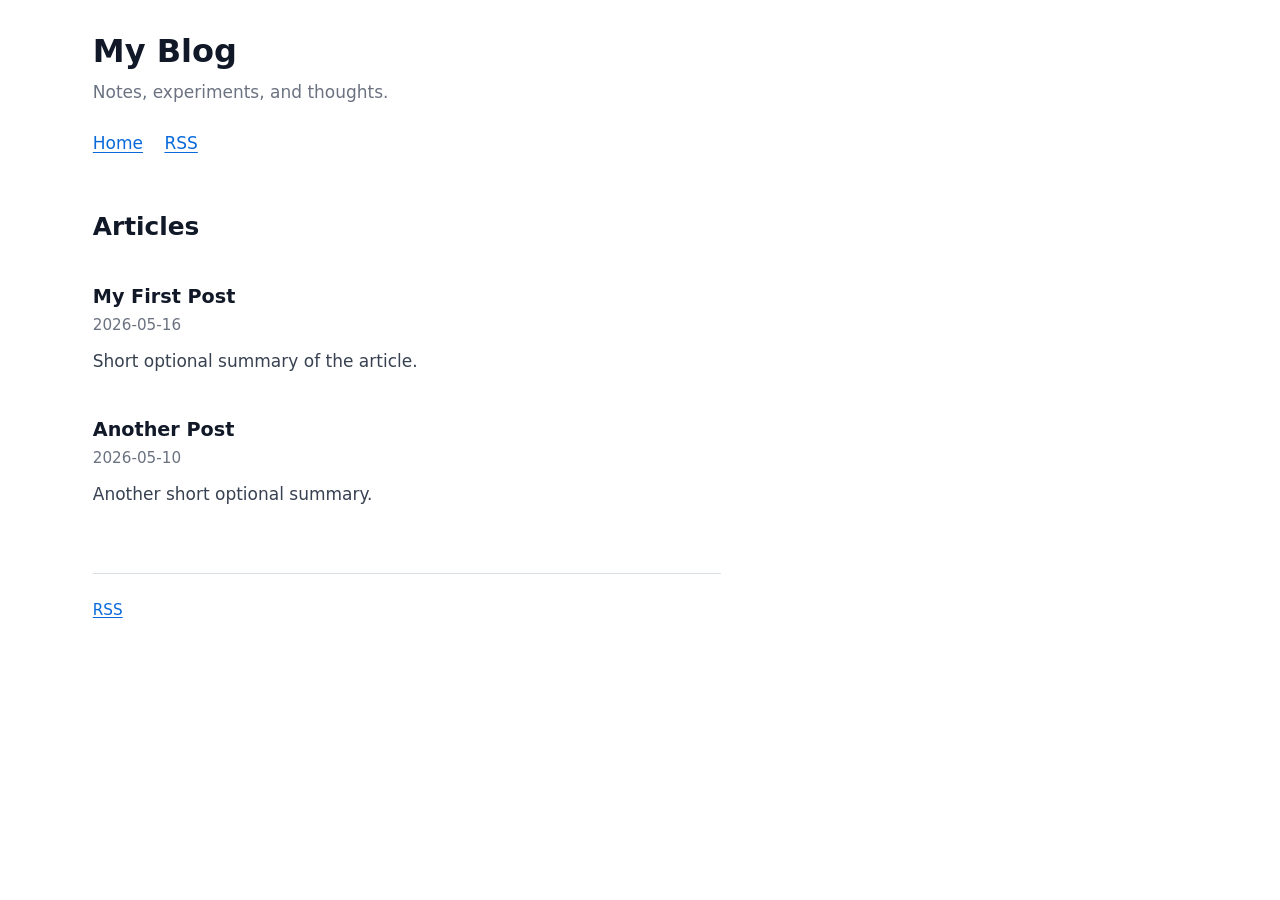
<file: index.html>
<!DOCTYPE html>
<html lang="en">
<head>
  <meta charset="utf-8">

  <meta name="viewport" content="width=device-width, initial-scale=1">

  <title>My Blog</title>
  <meta name="description" content="Personal blog with articles, notes, experiments, and thoughts.">

  <!-- Canonical URL: update this once you know the final domain -->
  <link rel="canonical" href="https://example.com/">

  <!-- RSS feed: you can create this later as /feed.xml -->
  <link
    rel="alternate"
    type="application/rss+xml"
    title="My Blog RSS Feed"
    href="/feed.xml"
  >

  <!-- Main stylesheet -->
  <link rel="stylesheet" href="/css/style.css">
</head>

<body>
  <header class="site-header">
    <h1 class="site-title">
      <a href="/">My Blog</a>
    </h1>

    <p class="site-description">
      Notes, experiments, and thoughts.
    </p>

    <nav class="site-nav" aria-label="Main navigation">
      <a href="/">Home</a>
      <a href="/feed.xml">RSS</a>
    </nav>
  </header>

  <main id="content">
    <section aria-labelledby="articles-heading">
      <h2 id="articles-heading">Articles</h2>

      <ol class="article-list">
        <li class="article-item">
          <article>
            <h3 class="article-title">
              <a href="/articles/example-article.html">
                My First Post
              </a>
            </h3>

            <p class="article-meta">
              <time datetime="2026-05-16">
                2026-05-16
              </time>
            </p>

            <p class="article-summary">
              Short optional summary of the article.
            </p>
          </article>
        </li>

        <li class="article-item">
          <article>
            <h3 class="article-title">
              <a href="/articles/another-post.html">
                Another Post
              </a>
            </h3>

            <p class="article-meta">
              <time datetime="2026-05-10">
                2026-05-10
              </time>
            </p>

            <p class="article-summary">
              Another short optional summary.
            </p>
          </article>
        </li>
      </ol>
    </section>
  </main>

  <footer class="site-footer">
    <p>
      <a href="/feed.xml">RSS</a>
    </p>
  </footer>
</body>
</html>
</file>
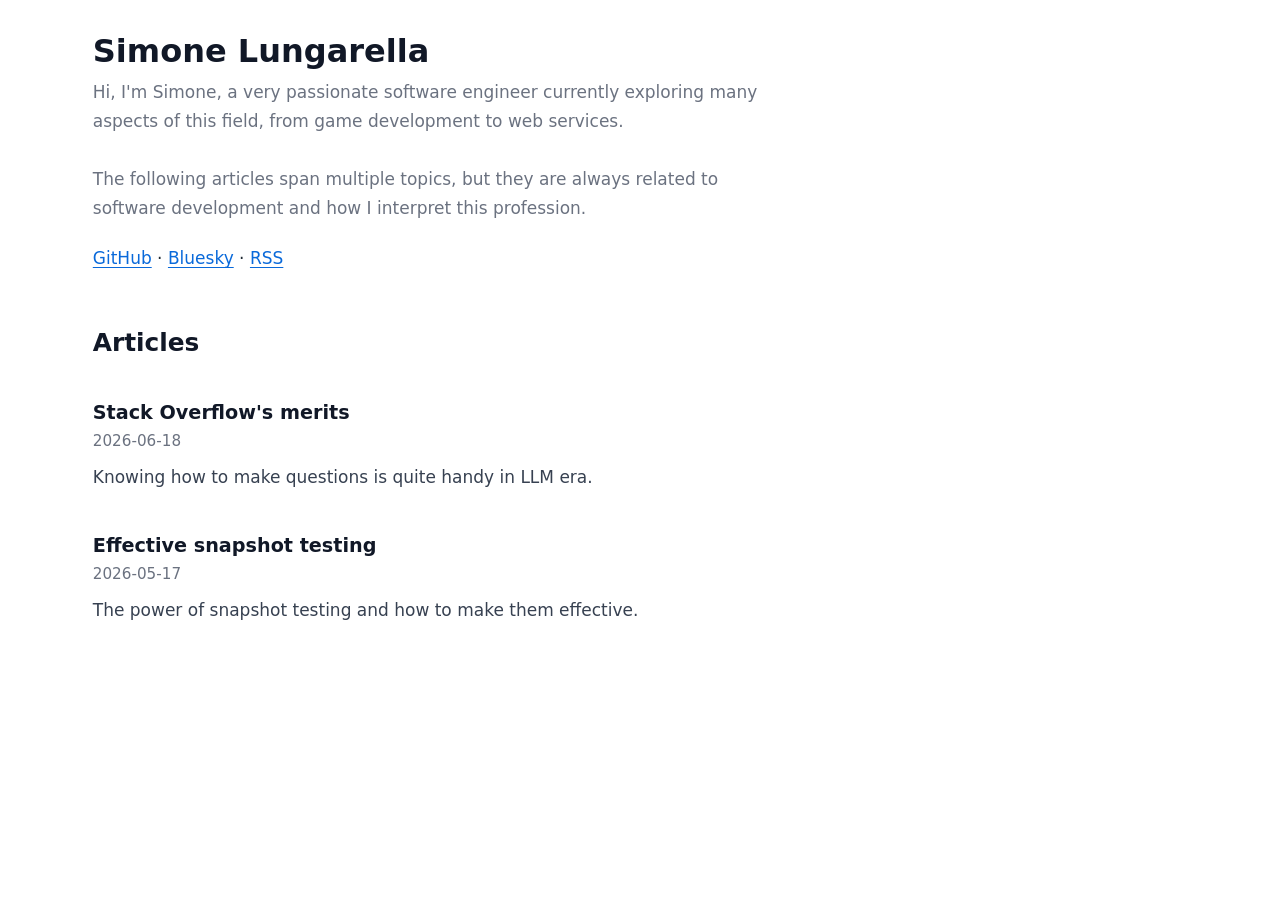
<file: docs/index.html>
<!DOCTYPE html>
<html lang="en">
    <head>
        <meta charset="utf-8">
        <meta name="viewport" content="width=device-width, initial-scale=1">
        <link rel="icon" type="image/svg+xml" href="/favicon.svg">

        <!-- TODO: update this once with the final domain -->
        <link rel="canonical" href="https://simone-lungarella.github.io/">
        <link rel="alternate" type="application/rss+xml" title="Simone Lungarella RSS Feed" href="/feed.xml">
        <link rel="stylesheet" href="/css/style.css">

        <title>Simone's blog</title>
        <meta name="description" content="Personal blog with articles, notes, experiments, and thoughts.">
    </head>

    <body>
        <header class="site-header">
            <h1 class="site-title">
                <a href="/">Simone Lungarella</a>
            </h1>

            <p class="site-description">
            Hi, I'm Simone, a very passionate software engineer currently
            exploring many aspects of this field, from game development to
            web services.
            </br>
            </br>
            The following articles span multiple topics, but they are
            always related to software development and how I interpret this
            profession.
            </p>

            <p class="site-links">
            <a href="https://github.com/simone-lungarella">GitHub</a>
            ·
            <a href="https://bsky.app/profile/simonelungarella.bsky.social">Bluesky</a>
            ·
            <a href="/feed.xml">RSS</a>
            </p>

        </header>

        <main id="content">
            <section aria-labelledby="articles-heading">
                <h2 id="articles-heading">Articles</h2>

                <ol class="article-list">

                    <li class="article-item">
                        <article>
                            <h3 class="article-title">
                                <a href="/articles/stackoverflow-merits.html">
                                    Stack Overflow's merits
                                </a>
                            </h3>

                            <p class="article-meta">
                            <time datetime="2026-06-18">
                                2026-06-18
                            </time>
                            </p>

                            <p class="article-summary">
                                Knowing how to make questions is quite handy in LLM era.
                            </p>
                        </article>
                    </li>
                    <li class="article-item">
                        <article>
                            <h3 class="article-title">
                                <a href="/articles/effective-snapshot-testing.html">
                                    Effective snapshot testing
                                </a>
                            </h3>

                            <p class="article-meta">
                            <time datetime="2026-05-17">
                                2026-05-17
                            </time>
                            </p>

                            <p class="article-summary">
                                The power of snapshot testing and how to make them effective.
                            </p>
                        </article>
                    </li>
                </ol>
            </section>
        </main>


    </body>
</html>
</file>
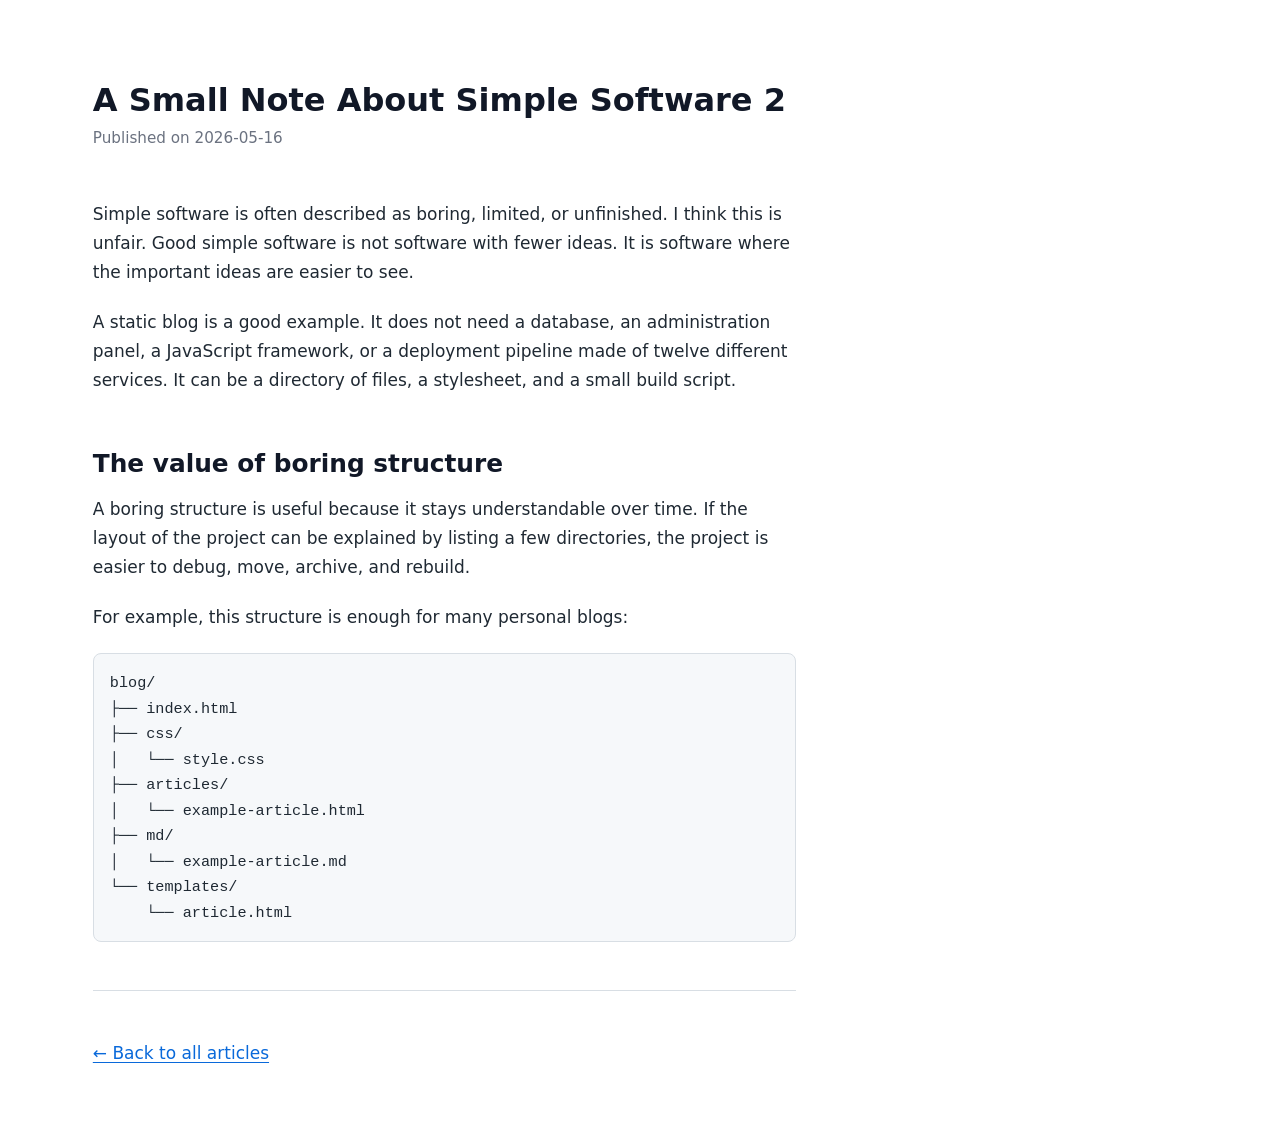
<file: articles/example-article.html>
<!DOCTYPE html>
<html lang="en">
<head>
  <meta charset="utf-8">

  <meta name="viewport" content="width=device-width, initial-scale=1">

  <title>A Small Note About Simple Software 2</title>

  <meta name="description" content="An example article used to test the
visual style of a minimal static blog.">

  <link rel="canonical" href="https://example.com/articles/example-article.html">

  <link rel="alternate" type="application/rss+xml" title="My
Blog RSS Feed" href="/feed.xml">

  <link rel="stylesheet" href="/css/style.css">
</head>

<body>
  <main id="content">
    <article>
      <header>
        <h1>A Small Note About Simple Software 2</h1>

        <p class="article-meta">
          Published on
          <time datetime="2026-05-16">2026-05-16</time>
        </p>
      </header>

<p>Simple software is often described as boring, limited, or unfinished.
I think this is unfair. Good simple software is not software with fewer
ideas. It is software where the important ideas are easier to see.</p>
<p>A static blog is a good example. It does not need a database, an
administration panel, a JavaScript framework, or a deployment pipeline
made of twelve different services. It can be a directory of files, a
stylesheet, and a small build script.</p>
<h2 id="the-value-of-boring-structure">The value of boring
structure</h2>
<p>A boring structure is useful because it stays understandable over
time. If the layout of the project can be explained by listing a few
directories, the project is easier to debug, move, archive, and
rebuild.</p>
<p>For example, this structure is enough for many personal blogs:</p>
<pre class="text"><code>blog/
├── index.html
├── css/
│   └── style.css
├── articles/
│   └── example-article.html
├── md/
│   └── example-article.md
└── templates/
    └── article.html</code></pre>

      <hr>

      <p>
        <a href="/">← Back to all articles</a>
      </p>
    </article>
  </main>
</body>
</html>
</file>
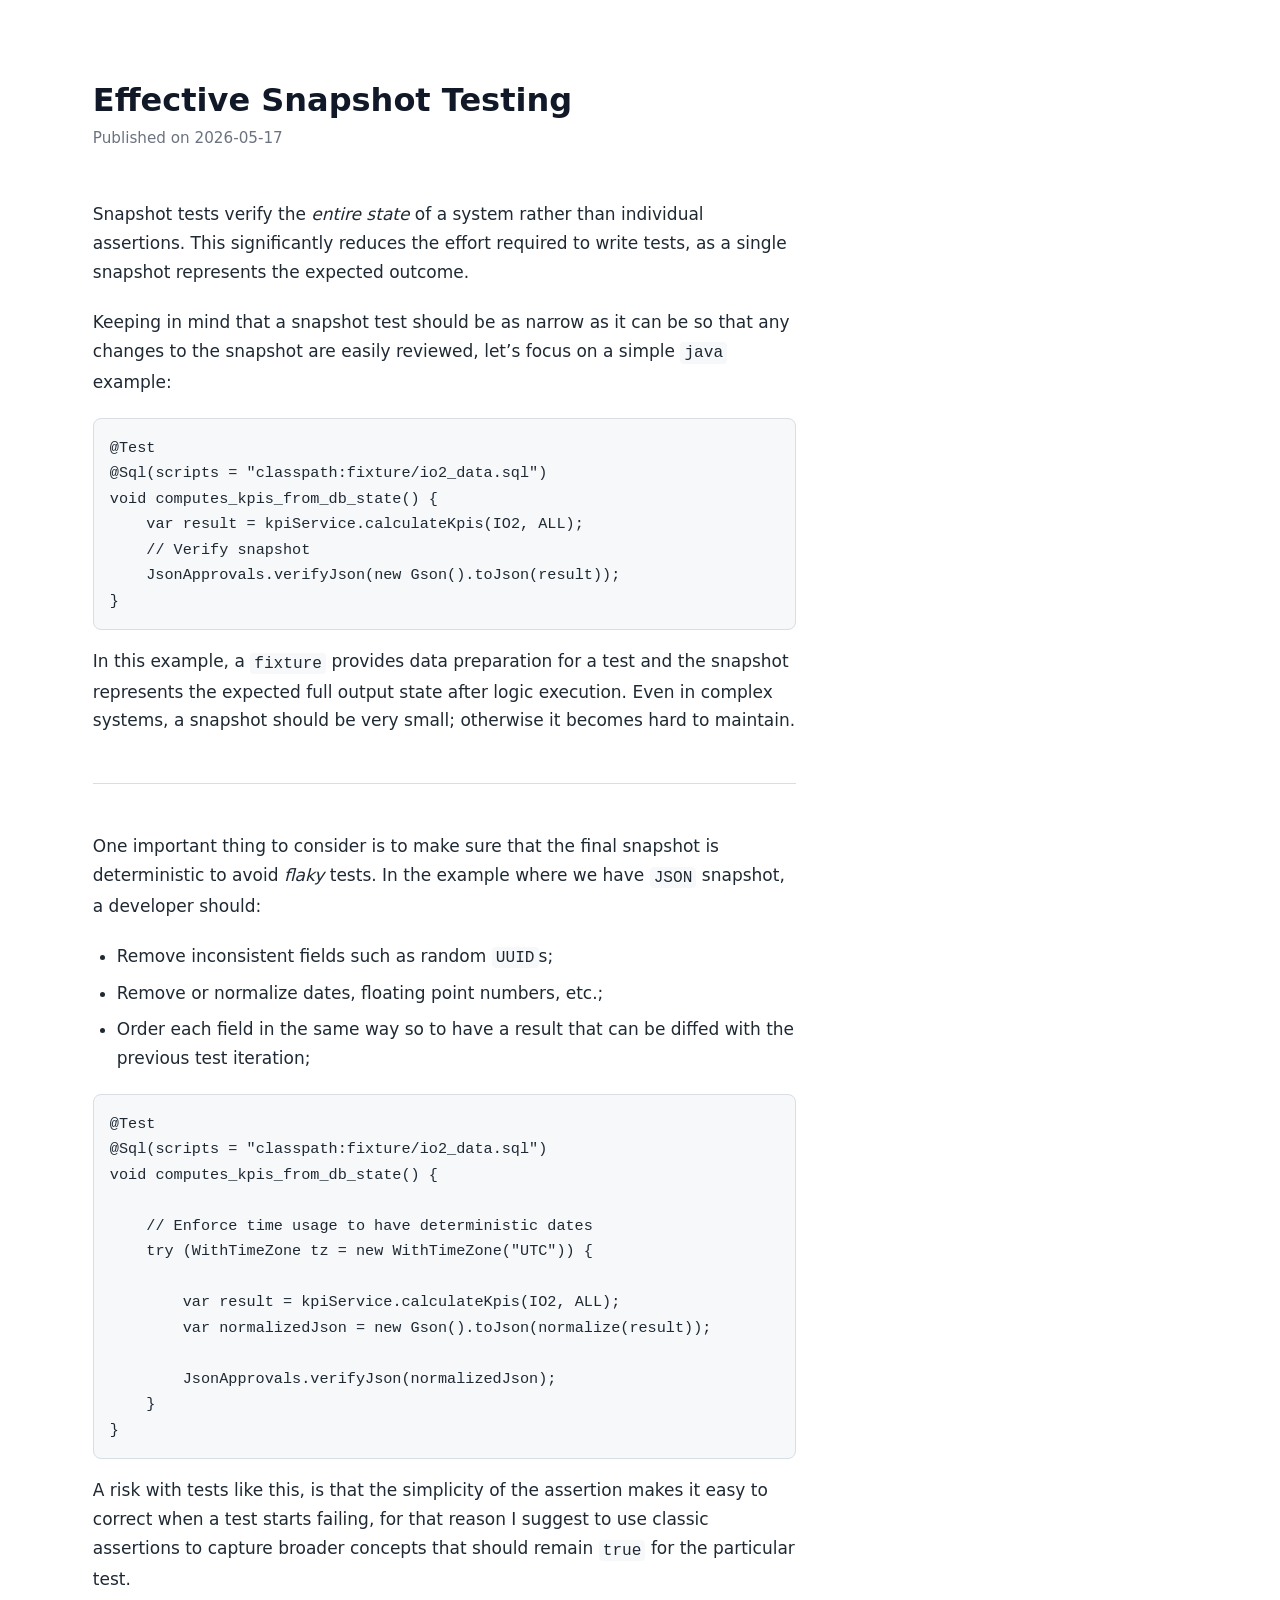
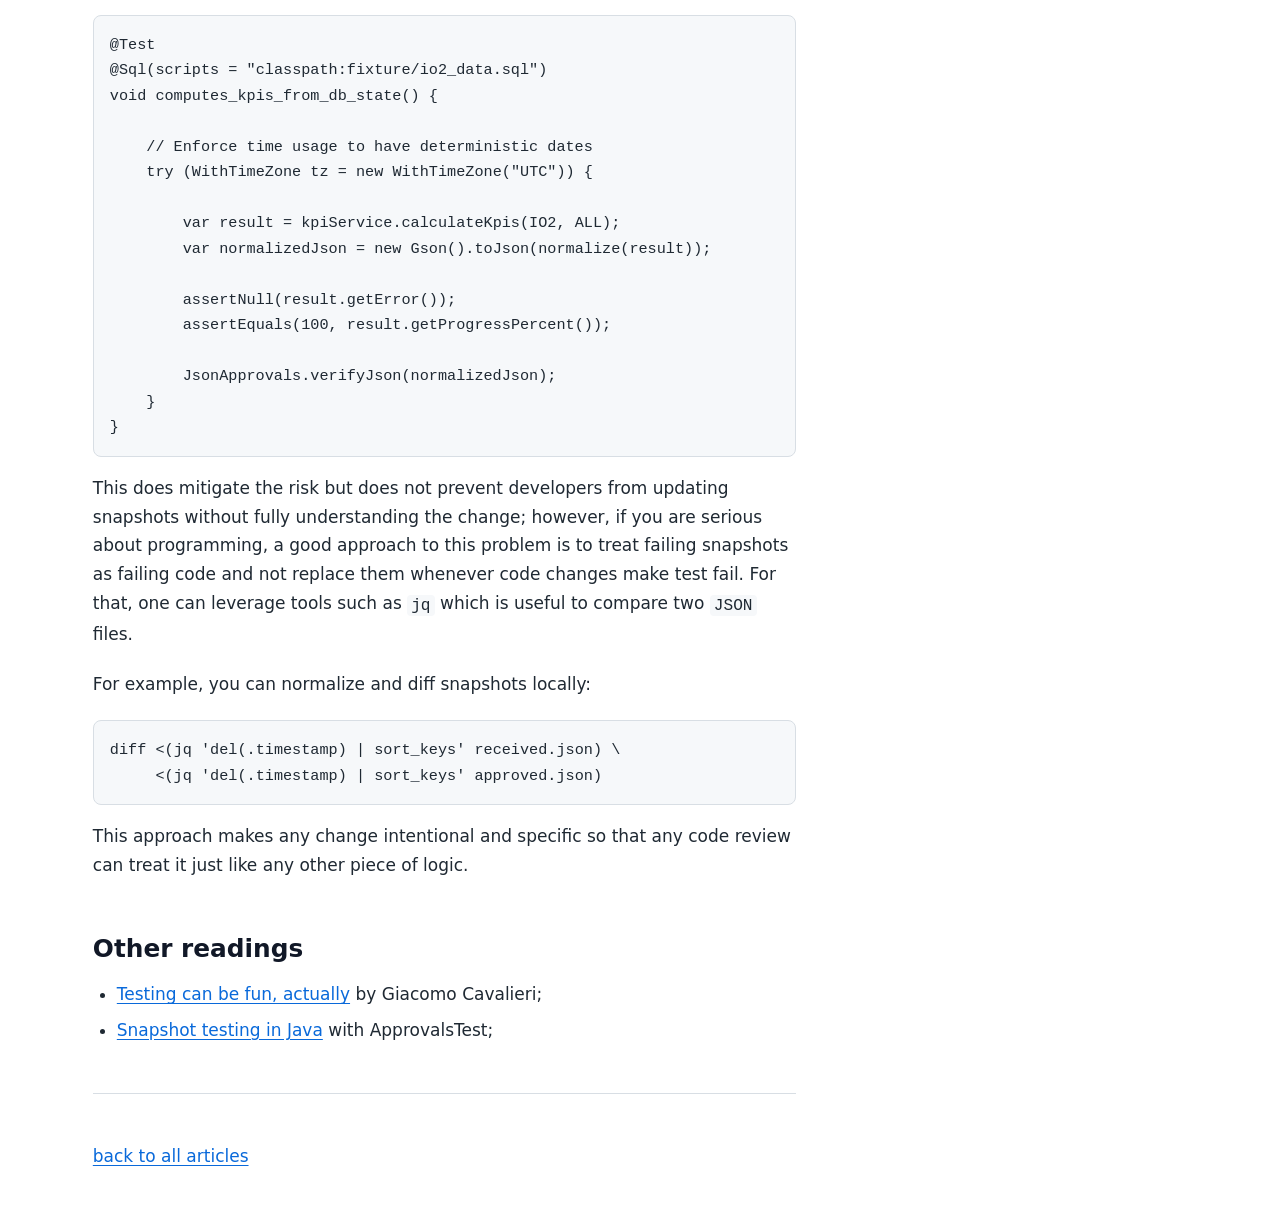
<file: docs/articles/effective-snapshot-testing.html>
<!DOCTYPE html>
<html lang="en">
    <head>
        <meta charset="utf-8">

        <meta name="viewport" content="width=device-width, initial-scale=1">
        <link rel="icon" type="image/svg+xml" href="/favicon.svg">

        <title>Effective Snapshot Testing</title>

                <meta name="description" content="The power of snapshot
testing and how to make them effective">
        
        
        <link rel="stylesheet" href="/css/style.css">
    </head>

    <body>
        <main id="content">
            <article>
                <header>
                    <h1>Effective Snapshot Testing</h1>

                                            <p class="article-meta">
                            Published on <time datetime="2026-05-17">2026-05-17</time>
                        </p>
                                    </header>

                <p>Snapshot tests verify the <em>entire state</em> of a
                system rather than individual assertions. This
                significantly reduces the effort required to write
                tests, as a single snapshot represents the expected
                outcome.</p>
                <p>Keeping in mind that a snapshot test should be as
                narrow as it can be so that any changes to the snapshot
                are easily reviewed, let’s focus on a simple
                <code>java</code> example:</p>
                <div class="sourceCode" id="cb1"><pre
                class="sourceCode java"><code class="sourceCode java"><span id="cb1-1"><a href="#cb1-1" aria-hidden="true" tabindex="-1"></a><span class="at">@Test</span></span>
<span id="cb1-2"><a href="#cb1-2" aria-hidden="true" tabindex="-1"></a><span class="at">@Sql</span><span class="op">(</span>scripts <span class="op">=</span> <span class="st">&quot;classpath:fixture/io2_data.sql&quot;</span><span class="op">)</span></span>
<span id="cb1-3"><a href="#cb1-3" aria-hidden="true" tabindex="-1"></a><span class="dt">void</span> <span class="fu">computes_kpis_from_db_state</span><span class="op">()</span> <span class="op">{</span></span>
<span id="cb1-4"><a href="#cb1-4" aria-hidden="true" tabindex="-1"></a>    <span class="dt">var</span> result <span class="op">=</span> kpiService<span class="op">.</span><span class="fu">calculateKpis</span><span class="op">(</span>IO2<span class="op">,</span> ALL<span class="op">);</span></span>
<span id="cb1-5"><a href="#cb1-5" aria-hidden="true" tabindex="-1"></a>    <span class="co">// Verify snapshot</span></span>
<span id="cb1-6"><a href="#cb1-6" aria-hidden="true" tabindex="-1"></a>    JsonApprovals<span class="op">.</span><span class="fu">verifyJson</span><span class="op">(</span><span class="kw">new</span> <span class="fu">Gson</span><span class="op">().</span><span class="fu">toJson</span><span class="op">(</span>result<span class="op">));</span></span>
<span id="cb1-7"><a href="#cb1-7" aria-hidden="true" tabindex="-1"></a><span class="op">}</span></span></code></pre></div>
                <p>In this example, a <code>fixture</code> provides data
                preparation for a test and the snapshot represents the
                expected full output state after logic execution. Even
                in complex systems, a snapshot should be very small;
                otherwise it becomes hard to maintain.</p>
                <hr />
                <p>One important thing to consider is to make sure that
                the final snapshot is deterministic to avoid
                <em>flaky</em> tests. In the example where we have
                <code>JSON</code> snapshot, a developer should:</p>
                <ul>
                <li>Remove inconsistent fields such as random
                <code>UUID</code>s;</li>
                <li>Remove or normalize dates, floating point numbers,
                etc.;</li>
                <li>Order each field in the same way so to have a result
                that can be diffed with the previous test
                iteration;</li>
                </ul>
                <div class="sourceCode" id="cb2"><pre
                class="sourceCode java"><code class="sourceCode java"><span id="cb2-1"><a href="#cb2-1" aria-hidden="true" tabindex="-1"></a><span class="at">@Test</span></span>
<span id="cb2-2"><a href="#cb2-2" aria-hidden="true" tabindex="-1"></a><span class="at">@Sql</span><span class="op">(</span>scripts <span class="op">=</span> <span class="st">&quot;classpath:fixture/io2_data.sql&quot;</span><span class="op">)</span></span>
<span id="cb2-3"><a href="#cb2-3" aria-hidden="true" tabindex="-1"></a><span class="dt">void</span> <span class="fu">computes_kpis_from_db_state</span><span class="op">()</span> <span class="op">{</span></span>
<span id="cb2-4"><a href="#cb2-4" aria-hidden="true" tabindex="-1"></a></span>
<span id="cb2-5"><a href="#cb2-5" aria-hidden="true" tabindex="-1"></a>    <span class="co">// Enforce time usage to have deterministic dates</span></span>
<span id="cb2-6"><a href="#cb2-6" aria-hidden="true" tabindex="-1"></a>    <span class="cf">try</span> <span class="op">(</span>WithTimeZone tz <span class="op">=</span> <span class="kw">new</span> <span class="fu">WithTimeZone</span><span class="op">(</span><span class="st">&quot;UTC&quot;</span><span class="op">))</span> <span class="op">{</span></span>
<span id="cb2-7"><a href="#cb2-7" aria-hidden="true" tabindex="-1"></a></span>
<span id="cb2-8"><a href="#cb2-8" aria-hidden="true" tabindex="-1"></a>        <span class="dt">var</span> result <span class="op">=</span> kpiService<span class="op">.</span><span class="fu">calculateKpis</span><span class="op">(</span>IO2<span class="op">,</span> ALL<span class="op">);</span></span>
<span id="cb2-9"><a href="#cb2-9" aria-hidden="true" tabindex="-1"></a>        <span class="dt">var</span> normalizedJson <span class="op">=</span> <span class="kw">new</span> <span class="fu">Gson</span><span class="op">().</span><span class="fu">toJson</span><span class="op">(</span><span class="fu">normalize</span><span class="op">(</span>result<span class="op">));</span></span>
<span id="cb2-10"><a href="#cb2-10" aria-hidden="true" tabindex="-1"></a></span>
<span id="cb2-11"><a href="#cb2-11" aria-hidden="true" tabindex="-1"></a>        JsonApprovals<span class="op">.</span><span class="fu">verifyJson</span><span class="op">(</span>normalizedJson<span class="op">);</span></span>
<span id="cb2-12"><a href="#cb2-12" aria-hidden="true" tabindex="-1"></a>    <span class="op">}</span></span>
<span id="cb2-13"><a href="#cb2-13" aria-hidden="true" tabindex="-1"></a><span class="op">}</span></span></code></pre></div>
                <p>A risk with tests like this, is that the simplicity
                of the assertion makes it easy to correct when a test
                starts failing, for that reason I suggest to use classic
                assertions to capture broader concepts that should
                remain <code>true</code> for the particular test.</p>
                <div class="sourceCode" id="cb3"><pre
                class="sourceCode java"><code class="sourceCode java"><span id="cb3-1"><a href="#cb3-1" aria-hidden="true" tabindex="-1"></a><span class="at">@Test</span></span>
<span id="cb3-2"><a href="#cb3-2" aria-hidden="true" tabindex="-1"></a><span class="at">@Sql</span><span class="op">(</span>scripts <span class="op">=</span> <span class="st">&quot;classpath:fixture/io2_data.sql&quot;</span><span class="op">)</span></span>
<span id="cb3-3"><a href="#cb3-3" aria-hidden="true" tabindex="-1"></a><span class="dt">void</span> <span class="fu">computes_kpis_from_db_state</span><span class="op">()</span> <span class="op">{</span></span>
<span id="cb3-4"><a href="#cb3-4" aria-hidden="true" tabindex="-1"></a></span>
<span id="cb3-5"><a href="#cb3-5" aria-hidden="true" tabindex="-1"></a>    <span class="co">// Enforce time usage to have deterministic dates</span></span>
<span id="cb3-6"><a href="#cb3-6" aria-hidden="true" tabindex="-1"></a>    <span class="cf">try</span> <span class="op">(</span>WithTimeZone tz <span class="op">=</span> <span class="kw">new</span> <span class="fu">WithTimeZone</span><span class="op">(</span><span class="st">&quot;UTC&quot;</span><span class="op">))</span> <span class="op">{</span></span>
<span id="cb3-7"><a href="#cb3-7" aria-hidden="true" tabindex="-1"></a></span>
<span id="cb3-8"><a href="#cb3-8" aria-hidden="true" tabindex="-1"></a>        <span class="dt">var</span> result <span class="op">=</span> kpiService<span class="op">.</span><span class="fu">calculateKpis</span><span class="op">(</span>IO2<span class="op">,</span> ALL<span class="op">);</span></span>
<span id="cb3-9"><a href="#cb3-9" aria-hidden="true" tabindex="-1"></a>        <span class="dt">var</span> normalizedJson <span class="op">=</span> <span class="kw">new</span> <span class="fu">Gson</span><span class="op">().</span><span class="fu">toJson</span><span class="op">(</span><span class="fu">normalize</span><span class="op">(</span>result<span class="op">));</span></span>
<span id="cb3-10"><a href="#cb3-10" aria-hidden="true" tabindex="-1"></a></span>
<span id="cb3-11"><a href="#cb3-11" aria-hidden="true" tabindex="-1"></a>        <span class="fu">assertNull</span><span class="op">(</span>result<span class="op">.</span><span class="fu">getError</span><span class="op">());</span></span>
<span id="cb3-12"><a href="#cb3-12" aria-hidden="true" tabindex="-1"></a>        <span class="fu">assertEquals</span><span class="op">(</span><span class="dv">100</span><span class="op">,</span> result<span class="op">.</span><span class="fu">getProgressPercent</span><span class="op">());</span></span>
<span id="cb3-13"><a href="#cb3-13" aria-hidden="true" tabindex="-1"></a></span>
<span id="cb3-14"><a href="#cb3-14" aria-hidden="true" tabindex="-1"></a>        JsonApprovals<span class="op">.</span><span class="fu">verifyJson</span><span class="op">(</span>normalizedJson<span class="op">);</span></span>
<span id="cb3-15"><a href="#cb3-15" aria-hidden="true" tabindex="-1"></a>    <span class="op">}</span></span>
<span id="cb3-16"><a href="#cb3-16" aria-hidden="true" tabindex="-1"></a><span class="op">}</span></span></code></pre></div>
                <p>This does mitigate the risk but does not prevent
                developers from updating snapshots without fully
                understanding the change; however, if you are serious
                about programming, a good approach to this problem is to
                treat failing snapshots as failing code and not replace
                them whenever code changes make test fail. For that, one
                can leverage tools such as <code>jq</code> which is
                useful to compare two <code>JSON</code> files.</p>
                <p>For example, you can normalize and diff snapshots
                locally:</p>
                <div class="sourceCode" id="cb4"><pre
                class="sourceCode bash"><code class="sourceCode bash"><span id="cb4-1"><a href="#cb4-1" aria-hidden="true" tabindex="-1"></a><span class="fu">diff</span> <span class="op">&lt;(</span><span class="ex">jq</span> <span class="st">&#39;del(.timestamp) | sort_keys&#39;</span> received.json<span class="op">)</span> <span class="dt">\</span></span>
<span id="cb4-2"><a href="#cb4-2" aria-hidden="true" tabindex="-1"></a>     <span class="op">&lt;(</span><span class="ex">jq</span> <span class="st">&#39;del(.timestamp) | sort_keys&#39;</span> approved.json<span class="op">)</span></span></code></pre></div>
                <p>This approach makes any change intentional and
                specific so that any code review can treat it just like
                any other piece of logic.</p>
                <h2 id="other-readings">Other readings</h2>
                <ul>
                <li><a
                href="https://giacomocavalieri.me/writing/testing-can-be-fun-actually">Testing
                can be fun, actually</a> by Giacomo Cavalieri;</li>
                <li><a
                href="https://github.com/approvals/ApprovalTests.Java/blob/master/approvaltests/docs/README.md">Snapshot
                testing in Java</a> with ApprovalsTest;</li>
                </ul>

                <hr>

                <p>
                    <a href="/">back to all articles</a>
                </p>
            </article>
        </main>
    </body>
</html>
</file>
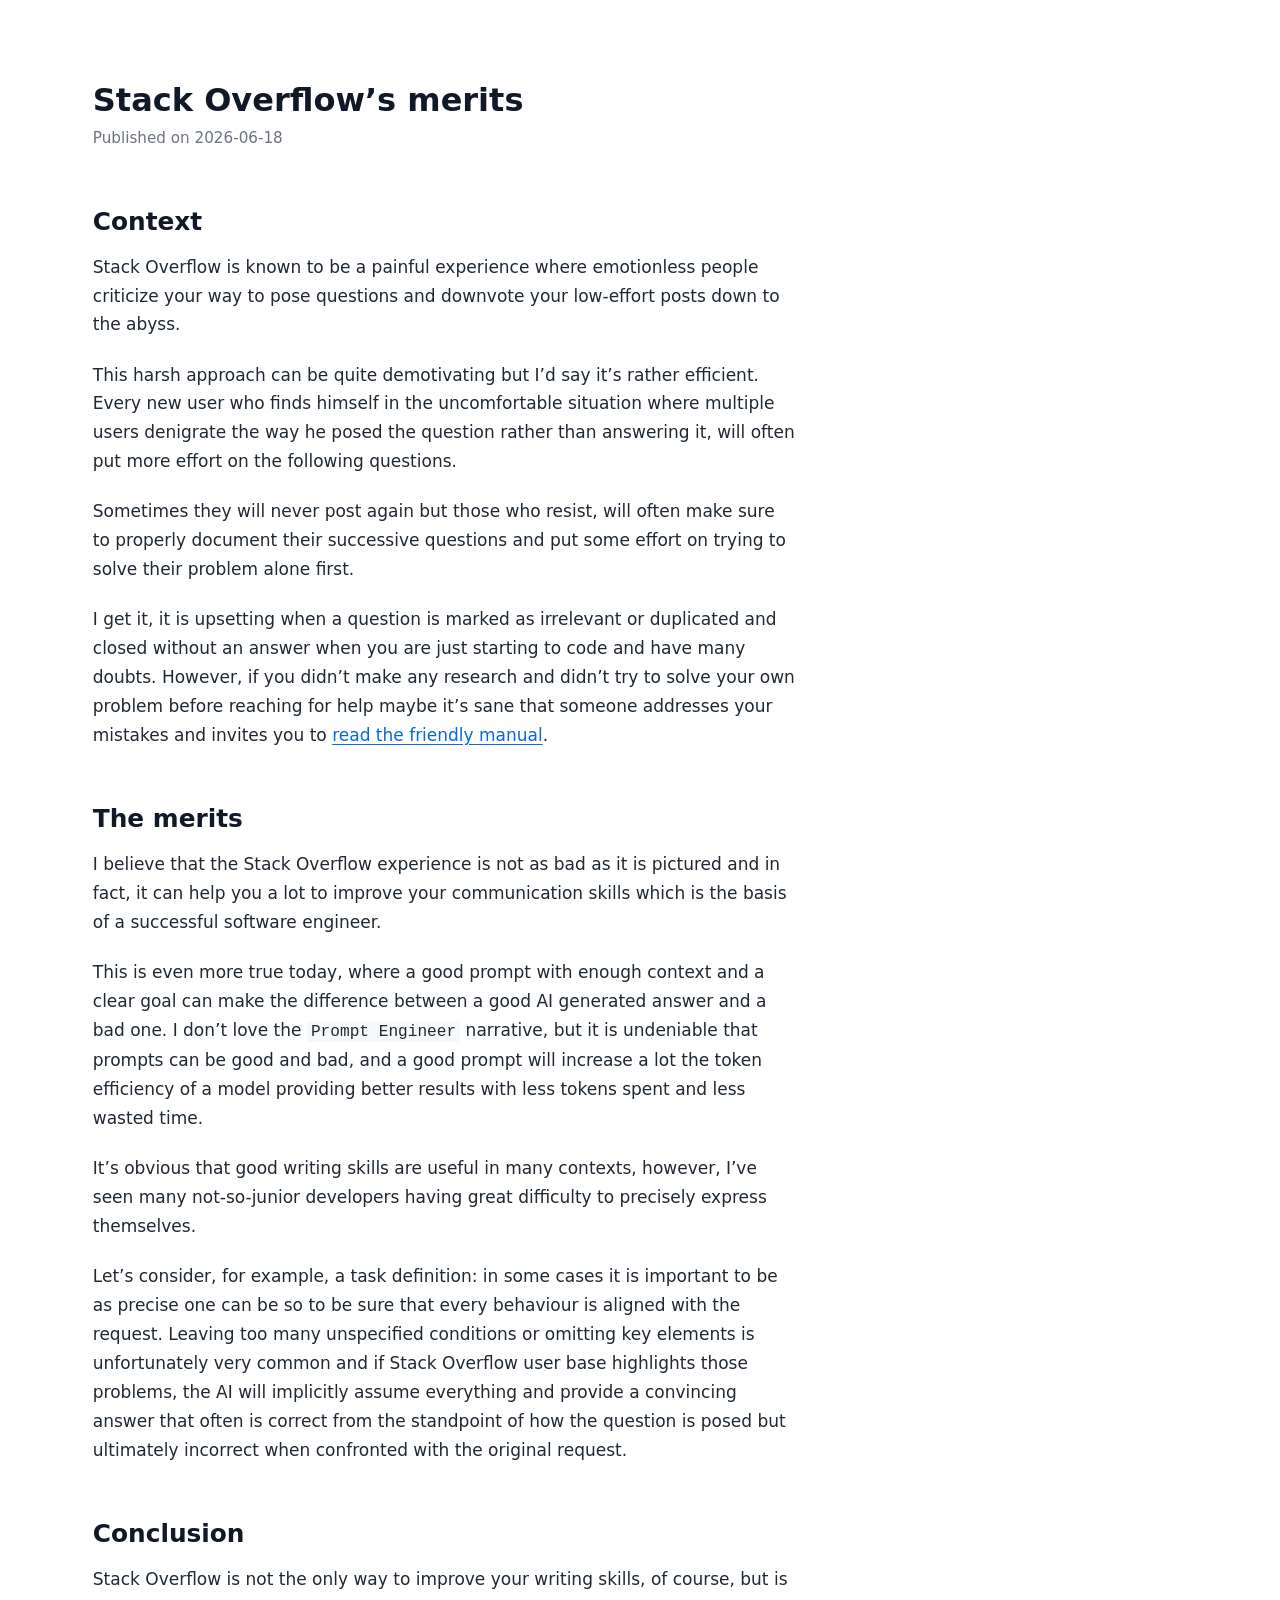
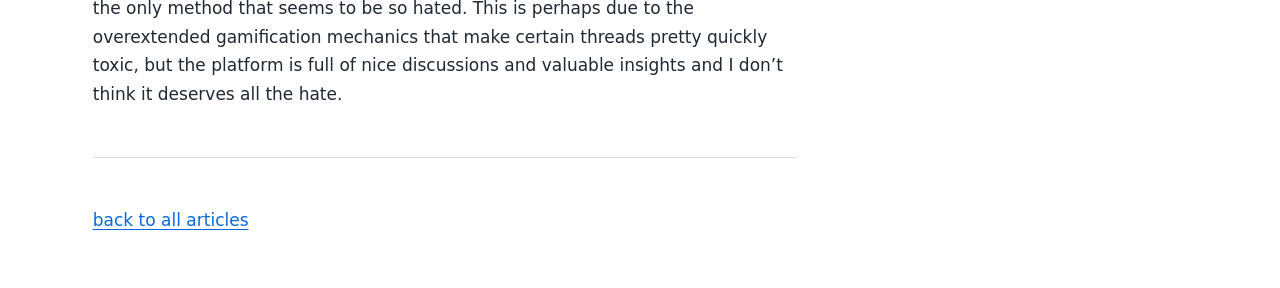
<file: docs/articles/stackoverflow-merits.html>
<!DOCTYPE html>
<html lang="en">
    <head>
        <meta charset="utf-8">

        <meta name="viewport" content="width=device-width, initial-scale=1">
        <link rel="icon" type="image/svg+xml" href="/favicon.svg">

        <title>Stack Overflow’s merits</title>

                <meta name="description" content="Knowing how to ask
questions is quite handy in LLM era">
        
        
        <link rel="stylesheet" href="/css/style.css">
    </head>

    <body>
        <main id="content">
            <article>
                <header>
                    <h1>Stack Overflow’s merits</h1>

                                            <p class="article-meta">
                            Published on <time datetime="2026-06-18">2026-06-18</time>
                        </p>
                                    </header>

                <h2 id="context">Context</h2>
                <p>Stack Overflow is known to be a painful experience
                where emotionless people criticize your way to pose
                questions and downvote your low-effort posts down to the
                abyss.</p>
                <p>This harsh approach can be quite demotivating but I’d
                say it’s rather efficient. Every new user who finds
                himself in the uncomfortable situation where multiple
                users denigrate the way he posed the question rather
                than answering it, will often put more effort on the
                following questions.</p>
                <p>Sometimes they will never post again but those who
                resist, will often make sure to properly document their
                successive questions and put some effort on trying to
                solve their problem alone first.</p>
                <p>I get it, it is upsetting when a question is marked
                as irrelevant or duplicated and closed without an answer
                when you are just starting to code and have many doubts.
                However, if you didn’t make any research and didn’t try
                to solve your own problem before reaching for help maybe
                it’s sane that someone addresses your mistakes and
                invites you to <a
                href="https://en.wikipedia.org/wiki/RTFM">read the
                friendly manual</a>.</p>
                <h2 id="the-merits">The merits</h2>
                <p>I believe that the Stack Overflow experience is not
                as bad as it is pictured and in fact, it can help you a
                lot to improve your communication skills which is the
                basis of a successful software engineer.</p>
                <p>This is even more true today, where a good prompt
                with enough context and a clear goal can make the
                difference between a good AI generated answer and a bad
                one. I don’t love the <code>Prompt Engineer</code>
                narrative, but it is undeniable that prompts can be good
                and bad, and a good prompt will increase a lot the token
                efficiency of a model providing better results with less
                tokens spent and less wasted time.</p>
                <p>It’s obvious that good writing skills are useful in
                many contexts, however, I’ve seen many not-so-junior
                developers having great difficulty to precisely express
                themselves.</p>
                <p>Let’s consider, for example, a task definition: in
                some cases it is important to be as precise one can be
                so to be sure that every behaviour is aligned with the
                request. Leaving too many unspecified conditions or
                omitting key elements is unfortunately very common and
                if Stack Overflow user base highlights those problems,
                the AI will implicitly assume everything and provide a
                convincing answer that often is correct from the
                standpoint of how the question is posed but ultimately
                incorrect when confronted with the original request.</p>
                <h2 id="conclusion">Conclusion</h2>
                <p>Stack Overflow is not the only way to improve your
                writing skills, of course, but is the only method that
                seems to be so hated. This is perhaps due to the
                overextended gamification mechanics that make certain
                threads pretty quickly toxic, but the platform is full
                of nice discussions and valuable insights and I don’t
                think it deserves all the hate.</p>

                <hr>

                <p>
                    <a href="/">back to all articles</a>
                </p>
            </article>
        </main>
    </body>
</html>
</file>
<file: css/style.css>
/*
  Minimal readable blog stylesheet.
  Goal: comfortable long-form reading, not visual noise.
*/

/* ---------- Base document ---------- */

:root {
  --text: #1f2933;
  --muted: #6b7280;
  --background: #ffffff;
  --surface: #f6f8fa;
  --border: #d8dee4;
  --link: #0969da;

  /*
    Around 65 characters per line is comfortable for long-form text.
  */
  --content-width: 65ch;
  --page-left-margin: clamp(1rem, 6vw, 8rem);
}

* {
  box-sizing: border-box;
}

html {
  font-size: 100%;
}

body {
  margin: 0;
  padding: 2rem 1rem;
  color: var(--text);
  background: var(--background);

  font-family:
    system-ui,
    -apple-system,
    BlinkMacSystemFont,
    "Segoe UI",
    sans-serif;

  font-size: 1.0625rem;
  line-height: 1.7;
  text-align: left;
}

/* ---------- Page layout ---------- */

body > header,
body > main,
body > footer {
  width: min(100%, var(--content-width));
  max-width: var(--content-width);
  margin-left: var(--page-left-margin);
  margin-right: auto;
}

body > main {
  margin-top: 3rem;
}

body > footer {
  margin-top: 4rem;
  padding-top: 1.5rem;
  border-top: 1px solid var(--border);
  color: var(--muted);
  font-size: 0.95rem;
}

/* ---------- Header ---------- */

.site-header {
  margin-bottom: 3rem;
}

.site-title {
  margin: 0;
  font-size: 2rem;
  line-height: 1.2;
}

.site-title a {
  color: inherit;
  text-decoration: none;
}

.site-description {
  margin-top: 0.5rem;
  color: var(--muted);
}

.site-nav {
  margin-top: 1rem;
}

.site-nav a {
  margin-right: 1rem;
}

/* ---------- Typography ---------- */

h1,
h2,
h3,
h4,
h5,
h6 {
  margin-top: 2.2em;
  margin-bottom: 0.6em;
  line-height: 1.25;
  color: #111827;
}

h1 {
  margin-top: 0;
  font-size: 2rem;
}

h2 {
  font-size: 1.55rem;
}

h3 {
  font-size: 1.25rem;
}

p {
  margin-top: 0;
  margin-bottom: 1.25em;
}

h1 + p,
h2 + p,
h3 + p {
  margin-top: 0;
}

p,
li {
  text-align: left;
  hyphens: none;
}

/* ---------- Links ---------- */

a {
  color: var(--link);
  text-underline-offset: 0.15em;
}

a:hover {
  text-decoration-thickness: 0.12em;
}

a:visited {
  color: #8250df;
}

/* ---------- Article list ---------- */

.article-list {
  padding-left: 0;
  list-style: none;
}

.article-item {
  margin-bottom: 2rem;
}

.article-title {
  margin-bottom: 0.25rem;
  font-size: 1.2rem;
}

.article-title a {
  color: inherit;
  text-decoration: none;
}

.article-title a:hover {
  color: var(--link);
  text-decoration: underline;
}

.article-meta {
  margin-bottom: 0.5rem;
  color: var(--muted);
  font-size: 0.95rem;
}

.article-summary {
  margin-bottom: 0;
  color: #374151;
}

/* ---------- Article pages ---------- */

article {
  width: 100%;
  max-width: var(--content-width);
}

article header {
  margin-bottom: 3rem;
}

article header h1 {
  margin-bottom: 0.4rem;
}

article time,
.date {
  color: var(--muted);
  font-size: 0.95rem;
}

/* ---------- Lists ---------- */

ul,
ol {
  padding-left: 1.5rem;
  margin-top: 0;
  margin-bottom: 1.25em;
}

li {
  margin-bottom: 0.4em;
}

li > ul,
li > ol {
  margin-top: 0.4em;
  margin-bottom: 0.4em;
}

/* ---------- Blockquotes ---------- */

blockquote {
  margin: 1.8rem 0;
  padding-left: 1rem;
  border-left: 4px solid var(--border);
  color: #374151;
}

blockquote p:last-child {
  margin-bottom: 0;
}

/* ---------- Code ---------- */

code,
pre {
  font-family:
    ui-monospace,
    SFMono-Regular,
    Menlo,
    Monaco,
    Consolas,
    "Liberation Mono",
    monospace;
}

code {
  padding: 0.1em 0.25em;
  border-radius: 0.25rem;
  background: var(--surface);
  font-size: 0.95em;
}

pre {
  max-width: 100%;
  overflow-x: auto;
  padding: 1rem;
  border-radius: 0.5rem;
  background: var(--surface);
  border: 1px solid var(--border);
  line-height: 1.5;
}

pre code {
  padding: 0;
  background: transparent;
  font-size: 0.95rem;
}

/* ---------- Images and media ---------- */

img,
svg,
video {
  max-width: 100%;
  height: auto;
}

figure {
  margin: 2rem 0;
}

figcaption {
  margin-top: 0.5rem;
  color: var(--muted);
  font-size: 0.95rem;
  text-align: center;
}

/* ---------- Tables ---------- */

table {
  width: 100%;
  border-collapse: collapse;
  margin: 2rem 0;
  font-size: 0.95rem;
}

th,
td {
  padding: 0.5rem;
  border: 1px solid var(--border);
  text-align: left;
}

th {
  background: var(--surface);
}

/* ---------- Horizontal rule ---------- */

hr {
  margin: 3rem 0;
  border: 0;
  border-top: 1px solid var(--border);
}

/* ---------- Small screens ---------- */

@media (max-width: 600px) {
  body {
    padding: 1.25rem 1rem;
    font-size: 1rem;
  }

  body > header,
  body > main,
  body > footer {
    width: auto;
    max-width: var(--content-width);
    margin-left: 0;
    margin-right: 0;
  }

  .site-title {
    font-size: 1.7rem;
  }

  h1 {
    font-size: 1.7rem;
  }

  h2 {
    font-size: 1.35rem;
  }
}
</file>
